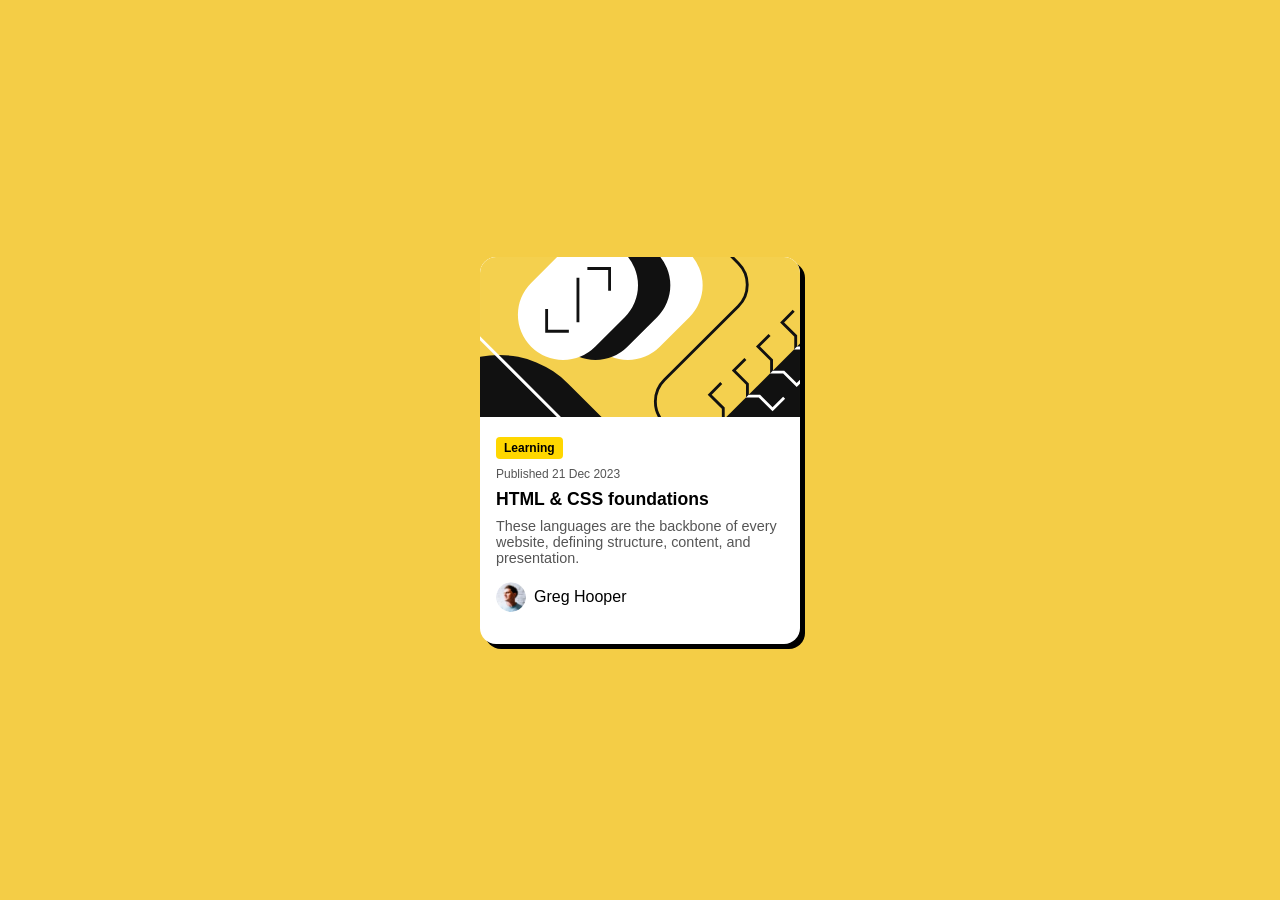
<file: blog-preview-card-main/index.html>
<!DOCTYPE html>
<html lang="en">
<head>
  <meta charset="UTF-8">
  <meta name="viewport" content="width=device-width, initial-scale=1.0"> <!-- displays site properly based on user's device -->

  <link rel="icon" type="image/png" sizes="32x32" href="./assets/images/favicon-32x32.png">
  <link rel="stylesheet" href="styles.css"/>
  
  <title>Frontend Mentor | Blog preview card</title>

  <!-- Feel free to remove these styles or customise in your own stylesheet 👍 -->
  <style>
    .attribution { font-size: 11px; text-align: center; }
    .attribution a { color: hsl(228, 45%, 44%); }
  </style>
</head>
<body>
  <div class="card">
    <img src="./assets/images/illustration-article.svg" alt="Card Graphic" class="card-image" />
    <div class="card-content">
      <span class="badge">Learning</span>
      <p class="date">Published 21 Dec 2023</p>
      <h2 class="title">HTML & CSS foundations</h2>
      <p class="description">
        These languages are the backbone of every website, defining structure, content, and presentation.
      </p>
      <div class="author">
        <img src="./assets/images/image-avatar.webp" alt="Greg Hooper" class="avatar">
        <span>Greg Hooper</span>
      </div>
    </div>
  </div>
</body>
</html>
</file>
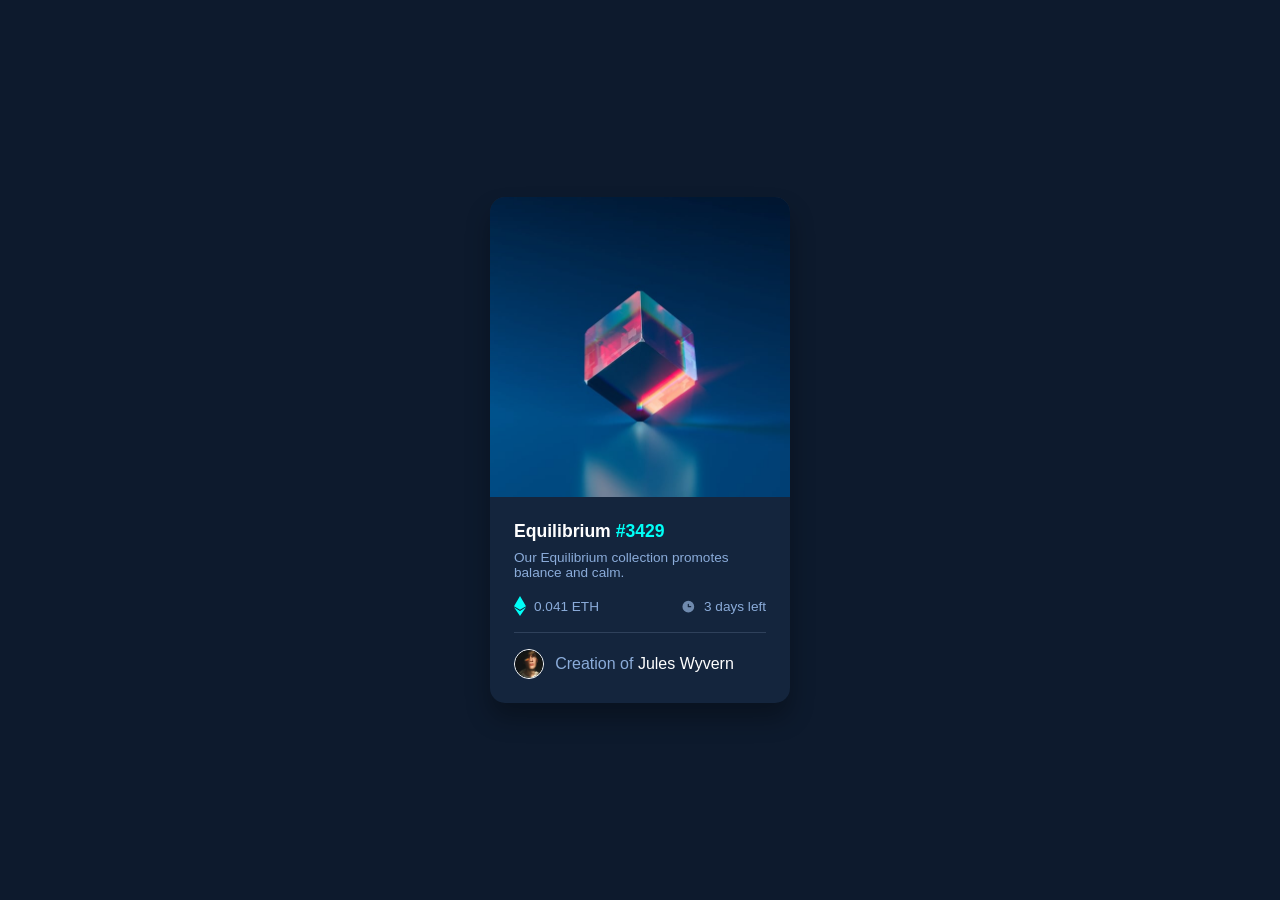
<file: nft-preview-card-component-main/index.html>
<!DOCTYPE html>
<html lang="en">
<head>
  <meta charset="UTF-8">
  <meta name="viewport" content="width=device-width, initial-scale=1.0"> <!-- displays site properly based on user's device -->

  <link rel="icon" type="image/png" sizes="32x32" href="./images/favicon-32x32.png">
  <link rel="stylesheet" href="Styles.css">
  
  <title>Frontend Mentor | NFT preview card component</title>

  <!-- Feel free to remove these styles or customise in your own stylesheet 👍 -->
  <style>
    .attribution { font-size: 11px; text-align: center; }
    .attribution a { color: hsl(228, 45%, 44%); }
  </style>
</head>
<body>
  <div class="card">
    <div class="card-image">
      <img src="./images/image-equilibrium.jpg" alt="Equilibrium Cube" />
      <div class="overlay">
        <img src="./images/icon-view.svg" alt="View Icon" class="view-icon" />
      </div>
    </div>
    <div class="card-body">
      <h3 class="title">Equilibrium <span>#3429</span></h3>
      <p class="description">Our Equilibrium collection promotes balance and calm.</p>
      <div class="card-info">
        <div class="price">
          <img src="./images/icon-ethereum.svg" alt="ETH" />
          <span>0.041 ETH</span>
        </div>
        <div class="time-left">
          <img src="./images/icon-clock.svg" alt="Clock" />
          <span>3 days left</span>
        </div>
      </div>
      <div class="creator">
        <img src="./images/image-avatar.png" alt="Creator" />
        <p>Creation of <span>Jules Wyvern</span></p>
      </div>
    </div>
  </div>
</body>
</html>
</file>
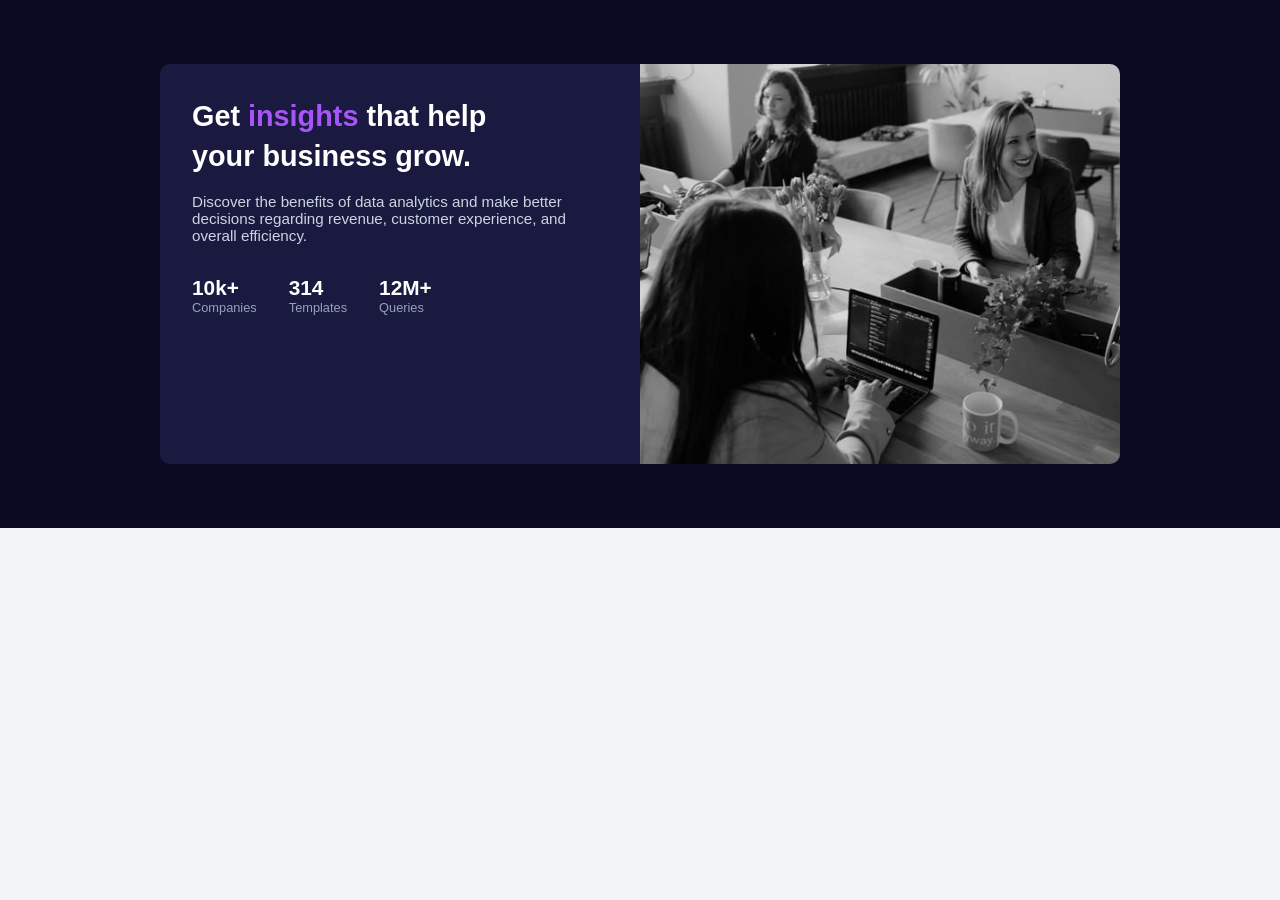
<file: stats-preview-card-component-main/index.html>
<!DOCTYPE html>
<html lang="en">
<head>
  <meta charset="UTF-8">
  <meta name="viewport" content="width=device-width, initial-scale=1.0"> <!-- displays site properly based on user's device -->

  <link rel="icon" type="image/png" sizes="32x32" href="./images/favicon-32x32.png">
  <link rel="stylesheet" href="styles.css">
  <title>Frontend Mentor | Stats preview card component</title>

  <!-- Feel free to remove these styles or customise in your own stylesheet 👍 -->
  <style>
    .attribution { font-size: 11px; text-align: center; }
    .attribution a { color: hsl(228, 45%, 44%); }
  </style>
</head>
<body>
  <section class="insight-section">
    <div class="container">
      <div class="text-content">
        <h2>
          Get <span class="highlight">insights</span> that help<br> your business grow.
        </h2>
        <p class="description">
          Discover the benefits of data analytics and make better decisions regarding revenue, customer experience, and overall efficiency.
        </p>
        <div class="stats">
          <div class="stat">
            <h3>10k+</h3>
            <p>Companies</p>
          </div>
          <div class="stat">
            <h3>314</h3>
            <p>Templates</p>
          </div>
          <div class="stat">
            <h3>12M+</h3>
            <p>Queries</p>
          </div>
        </div>
      </div>
      <div class="image-content">
        <img src="./images/image-header-desktop.jpg" alt="Team Working">
      </div>
    </div>
  </section>
</body>
</html>
</file>
<file: blog-preview-card-main/styles.css>
* {
    margin: 0;
    padding: 0;
    box-sizing: border-box;
  }
  
  body {
    font-family: 'Segoe UI', Tahoma, Geneva, Verdana, sans-serif;
    background-color: #f4cd46;
    display: flex;
    align-items: center;
    justify-content: center;
    height: 100vh;
  }
  
  .card {
    width: 320px;
    background-color: white;
    border-radius: 16px;
    box-shadow: 5px 5px 0 #000;
    overflow: hidden;
    padding-bottom: 1rem;
  }
  
  .card-image {
    width: 100%;
    height: 160px;
    object-fit: cover;
    border-top-left-radius: 16px;
    border-top-right-radius: 16px;
  }
  
  .card-content {
    padding: 1rem;
  }
  
  .badge {
    background-color: #ffd700;
    color: #000;
    font-weight: bold;
    font-size: 0.75rem;
    padding: 0.25rem 0.5rem;
    border-radius: 4px;
    display: inline-block;
    margin-bottom: 0.5rem;
  }
  
  .date {
    font-size: 0.75rem;
    color: #555;
    margin-bottom: 0.5rem;
  }
  
  .title {
    font-size: 1.1rem;
    font-weight: bold;
    margin-bottom: 0.5rem;
  }
  
  .description {
    font-size: 0.9rem;
    color: #555;
    margin-bottom: 1rem;
  }
  
  .author {
    display: flex;
    align-items: center;
    gap: 0.5rem;
  }
  
  .avatar {
    width: 30px;
    height: 30px;
    border-radius: 50%;
  }
</file>
<file: nft-preview-card-component-main/Styles.css>
* {
    margin: 0;
    padding: 0;
    box-sizing: border-box;
  }
  
  body {
    background-color: #0d1a2d;
    font-family: 'Segoe UI', Tahoma, Geneva, Verdana, sans-serif;
    display: flex;
    justify-content: center;
    align-items: center;
    height: 100vh;
  }
  
  .card {
    background-color: #14253d;
    border-radius: 15px;
    width: 300px;
    overflow: hidden;
    box-shadow: 0 15px 25px rgba(0, 0, 0, 0.3);
    color: #8bacda;
  }
  
  .card-image {
    position: relative;
    width: 100%;
    border-radius: 15px 15px 0 0;
    overflow: hidden;
    cursor: pointer;
  }
  
  .card-image img {
    width: 100%;
    display: block;
    transition: 0.3s ease;
  }
  
  .card-image .overlay {
    position: absolute;
    inset: 0;
    padding: 110px;
    background-color: rgba(0, 255, 247, 0.5);
    opacity: 0;
    display: flex;
    justify-content: center;
    align-items: center;
    transition: 0.3s ease;
  }
  
  .card-image:hover .overlay {
    opacity: 1;
  }
  
  .view-icon {
    width: 40px;
    filter: invert(100%);
  }
  
  .card-body {
    padding: 1.5rem;
  }
  
  .title {
    font-size: 1.1rem;
    color: #ffffff;
    margin-bottom: 0.5rem;
  }
  .title:hover{
    color: #00fff7;
  }
  
  .title span {
    color: #00fff7;
  }
  
  .description {
    font-size: 0.85rem;
    margin-bottom: 1rem;
  }
  
  .card-info {
    display: flex;
    justify-content: space-between;
    align-items: center;
    margin-bottom: 1rem;
    font-size: 0.85rem;
  }
  
  .price, .time-left {
    display: flex;
    align-items: center;
    gap: 0.5rem;
  }
  
  .price img {
    width: 12px;
  }
  
  .time-left img {
    width: 15px;
    filter: brightness(0.8);
  }
  
  .creator {
    display: flex;
    align-items: center;
    gap: 0.7rem;
    border-top: 1px solid #2f415b;
    padding-top: 1rem;
  }
  
  .creator img {
    width: 30px;
    height: 30px;
    border-radius: 50%;
    border: 1px solid #ffffff;
  }
  
  .creator span {
    color: #ffffff;
  }
  .creator span:hover{
    color:#00fff7;
  }
</file>
<file: stats-preview-card-component-main/styles.css>
* {
    margin: 0;
    padding: 0;
    box-sizing: border-box;
  }
  
  body {
    background-color: #f3f4f6;
    font-family: 'Segoe UI', Tahoma, Geneva, Verdana, sans-serif;
  }
  
  .insight-section {
    background-color: #0a0a23;
    padding: 4rem 1rem;
    display: flex;
    justify-content: center;
  }
  
  .container {
    display: flex;
    max-width: 960px;
    background-color: #1a1a40;
    border-radius: 10px;
    overflow: hidden;
    flex-direction: row;
    flex-wrap: wrap;
  }
  
  .text-content {
    color: #ffffff;
    padding: 2rem;
    flex: 1 1 50%;
  }
  
  .text-content h2 {
    font-size: 1.8rem;
    line-height: 1.4;
    margin-bottom: 1rem;
  }
  
  .text-content .highlight {
    color: #a855f7;
  }
  
  .description {
    font-size: 0.95rem;
    color: #cbd5e1;
    margin-bottom: 2rem;
  }
  
  .stats {
    display: flex;
    gap: 2rem;
    flex-wrap: wrap;
  }
  
  .stat h3 {
    font-size: 1.3rem;
    color: #ffffff;
  }
  
  .stat p {
    font-size: 0.8rem;
    color: #94a3b8;
  }
  
  .image-content {
    flex: 1 1 50%;
    position: relative;
  }
  
  .image-content img {
    width: 100%;
    height: 100%;
    object-fit: cover;
    filter: hue-rotate(265deg) brightness(0.85);
  }
</file>
